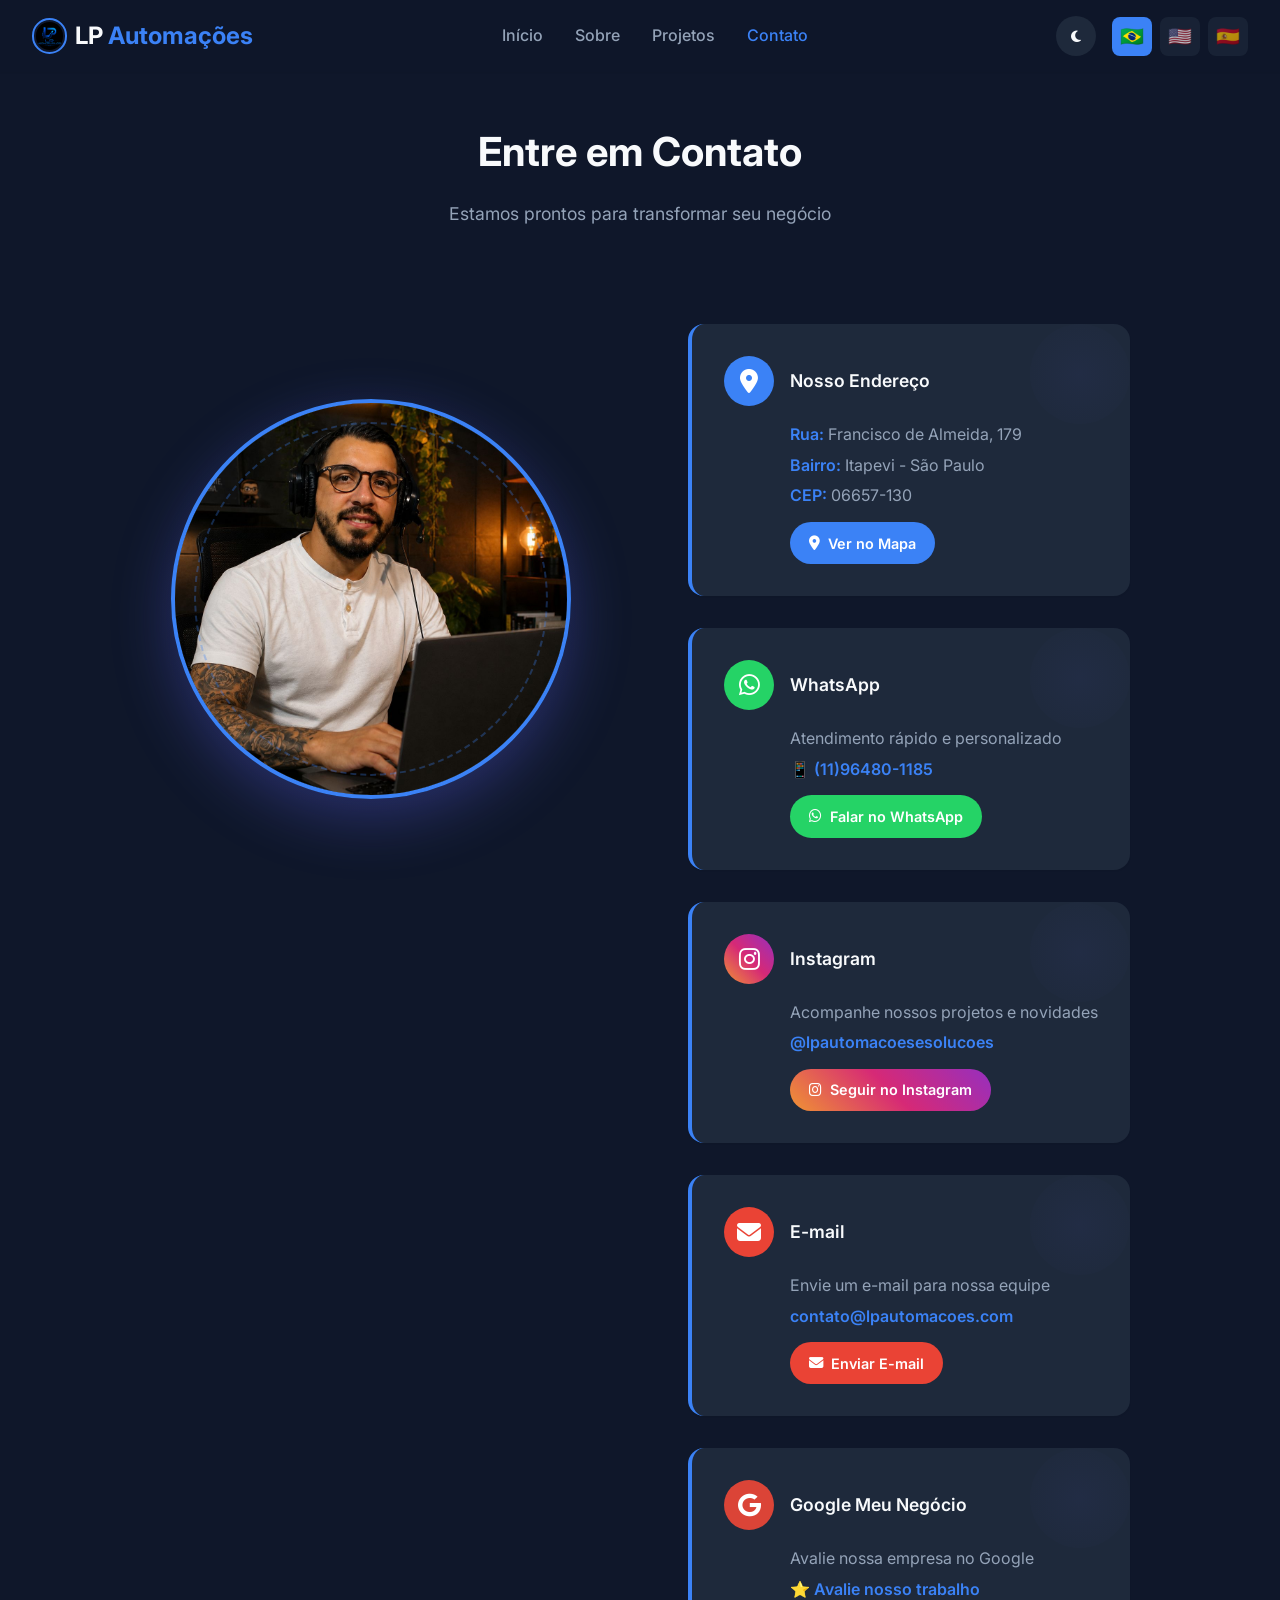
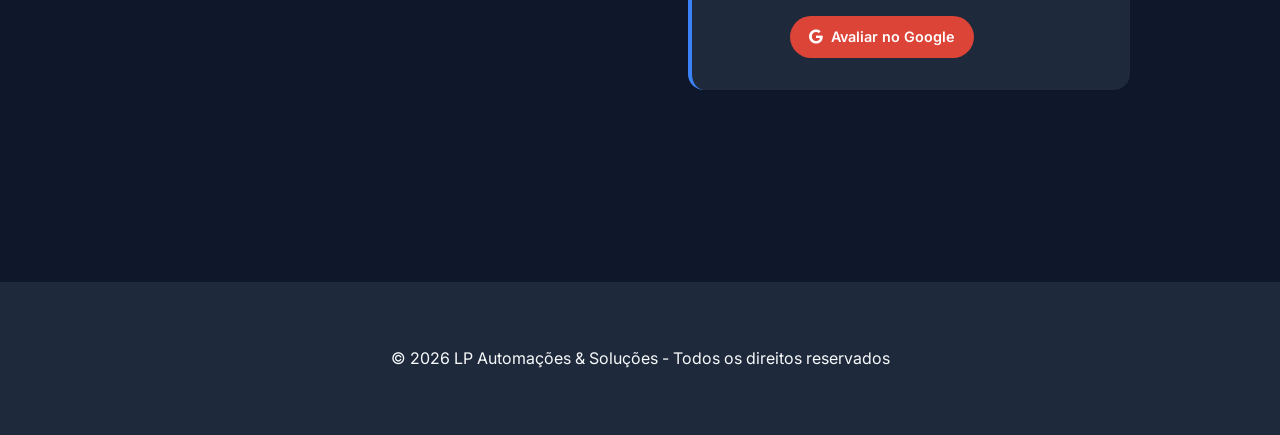
<file: pages/contato.html>
<!DOCTYPE html>
<html lang="pt-BR">
<head>
    <meta charset="UTF-8">
    <meta name="viewport" content="width=device-width, initial-scale=1.0">
    <title>LP Automações - Contato</title>
    
    <!-- CSS -->    
    <link rel="stylesheet" href="../css/contato.css">
    <link rel="stylesheet" href="../css/light-theme.css" id="theme-style">
    
    <!-- Font Awesome -->
    <link rel="stylesheet" href="https://cdnjs.cloudflare.com/ajax/libs/font-awesome/6.5.1/css/all.min.css">
    
    <!-- Google Fonts -->
    <link href="https://fonts.googleapis.com/css2?family=Inter:wght@300;400;500;600;700;800&display=swap" rel="stylesheet">
</head>
<body>
    <!-- Header -->
    <header class="header">
        <div class="container">
            <div class="logo">
                <img src="../assets/logo-lp.png" alt="LP Automações" class="logo-img">
                <span>LP <span class="highlight">Automações</span></span>
            </div>
            <nav class="nav-menu">
                <ul>
                    <li><a href="../index.html" class="nav-link" data-i18n="nav.home">Início</a></li>
                    <li><a href="sobre.html" class="nav-link" data-i18n="nav.sobre">Sobre</a></li>
                    <li><a href="projetos.html" class="nav-link" data-i18n="nav.projetos">Projetos</a></li>
                    <li><a href="contato.html" class="nav-link active" data-i18n="nav.contato">Contato</a></li>
                </ul>
            </nav>
            <div class="nav-controls">
                <button id="theme-toggle" class="control-btn">
                    <i class="fas fa-sun"></i>
                </button>
                <div class="language-selector">
                    <button class="lang-btn" data-lang="pt-BR" title="Português">🇧🇷</button>
                    <button class="lang-btn" data-lang="en-US" title="English">🇺🇸</button>
                    <button class="lang-btn" data-lang="es-ES" title="Español">🇪🇸</button>
                </div>
            </div>
            <div class="mobile-menu-btn">
                <i class="fas fa-bars"></i>
            </div>
        </div>
    </header>

    <!-- Contato Section -->
    <section class="contato">
        <div class="container">
            <div class="section-header">
                <h2 data-i18n="contato.titulo">Entre em <span class="gradient-text">Contato</span></h2>
                <p data-i18n="contato.subtitulo">Estamos prontos para transformar seu negócio</p>
            </div>

            <div class="contato-grid">
                <!-- Lado Esquerdo - Foto -->
                <div class="contato-foto">
                    <div class="foto-container">
                        <img src="../assets/eu-tatto.jpeg" alt="Leonardo Possan - CEO LP Automações">
                        <div class="foto-overlay">
                            <div class="overlay-content">
                                <i class="fas fa-quote-right"></i>
                                <p>"Tecnologia que transforma negócios"</p>
                            </div>
                        </div>
                    </div>
                </div>

                <!-- Lado Direito - Cards de Contato -->
                <div class="contato-cards">
                    <!-- Card 1: Endereço -->
                    <div class="contato-card">
                        <div class="card-header">
                            <div class="card-icon endereco">
                                <i class="fas fa-map-marker-alt"></i>
                            </div>
                            <h3 data-i18n="contato.endereco.titulo">Nosso Endereço</h3>
                        </div>
                        <div class="card-content">
                            <p><span class="destaque">Rua:</span> Francisco de Almeida, 179</p>
                            <p><span class="destaque">Bairro:</span> Itapevi - São Paulo</p>
                            <p><span class="destaque">CEP:</span> 06657-130</p>
                            <a href="https://maps.google.com/?q=Francisco+de+Almeida,179,Itapevi,SP" target="_blank" class="btn-contato mapa">
                                <i class="fas fa-location-dot"></i> Ver no Mapa
                            </a>
                        </div>
                    </div>

                    <!-- Card 2: WhatsApp -->
                    <div class="contato-card">
                        <div class="card-header">
                            <div class="card-icon whatsapp">
                                <i class="fab fa-whatsapp"></i>
                            </div>
                            <h3 data-i18n="contato.whatsapp.titulo">WhatsApp</h3>
                        </div>
                        <div class="card-content">
                            <p>Atendimento rápido e personalizado</p>
                            <p><span class="destaque">📱 (11)96480-1185</span></p>
                            <a href="https://wa.me/5511964801185" target="_blank" class="btn-contato whatsapp">
                                <i class="fab fa-whatsapp"></i> Falar no WhatsApp
                            </a>
                        </div>
                    </div>

                    <!-- Card 3: Instagram -->
                    <div class="contato-card">
                        <div class="card-header">
                            <div class="card-icon instagram">
                                <i class="fab fa-instagram"></i>
                            </div>
                            <h3 data-i18n="contato.instagram.titulo">Instagram</h3>
                        </div>
                        <div class="card-content">
                            <p>Acompanhe nossos projetos e novidades</p>
                            <p><span class="destaque">@lpautomacoesesolucoes</span></p>
                            <a href="https://www.instagram.com/lpautomacoesesolucoes/" target="_blank" class="btn-contato instagram">
                                <i class="fab fa-instagram"></i> Seguir no Instagram
                            </a>
                        </div>
                    </div>

                    <!-- Card 4: Email -->
                    <div class="contato-card">
                        <div class="card-header">
                            <div class="card-icon email">
                                <i class="fas fa-envelope"></i>
                            </div>
                            <h3>E-mail</h3>
                        </div>
                        <div class="card-content">
                            <p>Envie um e-mail para nossa equipe</p>
                            <p><span class="destaque">contato@lpautomacoes.com</span></p>
                            <a href="mailto:contato@lpautomacoes.com" class="btn-contato email">
                                <i class="fas fa-envelope"></i> Enviar E-mail
                            </a>
                        </div>
                    </div>

                    <!-- Card 5: Google Meu Negócio -->
                    <div class="contato-card">
                        <div class="card-header">
                            <div class="card-icon google">
                                <i class="fab fa-google"></i>
                            </div>
                            <h3 data-i18n="contato.google.titulo">Google Meu Negócio</h3>
                        </div>
                        <div class="card-content">
                            <p>Avalie nossa empresa no Google</p>
                            <p><span class="destaque">⭐ Avalie nosso trabalho</span></p>
                            <a href="https://share.google/zbVt1het4mjmB38Cn" target="_blank" class="btn-contato google">
                                <i class="fab fa-google"></i> Avaliar no Google
                            </a>
                        </div>
                    </div>
                </div>
            </div>
        </div>
    </section>

    <!-- Footer -->
    <footer class="footer">
        <div class="container">
            <p>&copy; 2026 LP Automações & Soluções - <span data-i18n="footer.rights">Todos os direitos reservados</span></p>
        </div>
    </footer>

    <!-- Scripts -->    
    <script src="../js/contato.js"></script> 
</body>
</html>
</file>
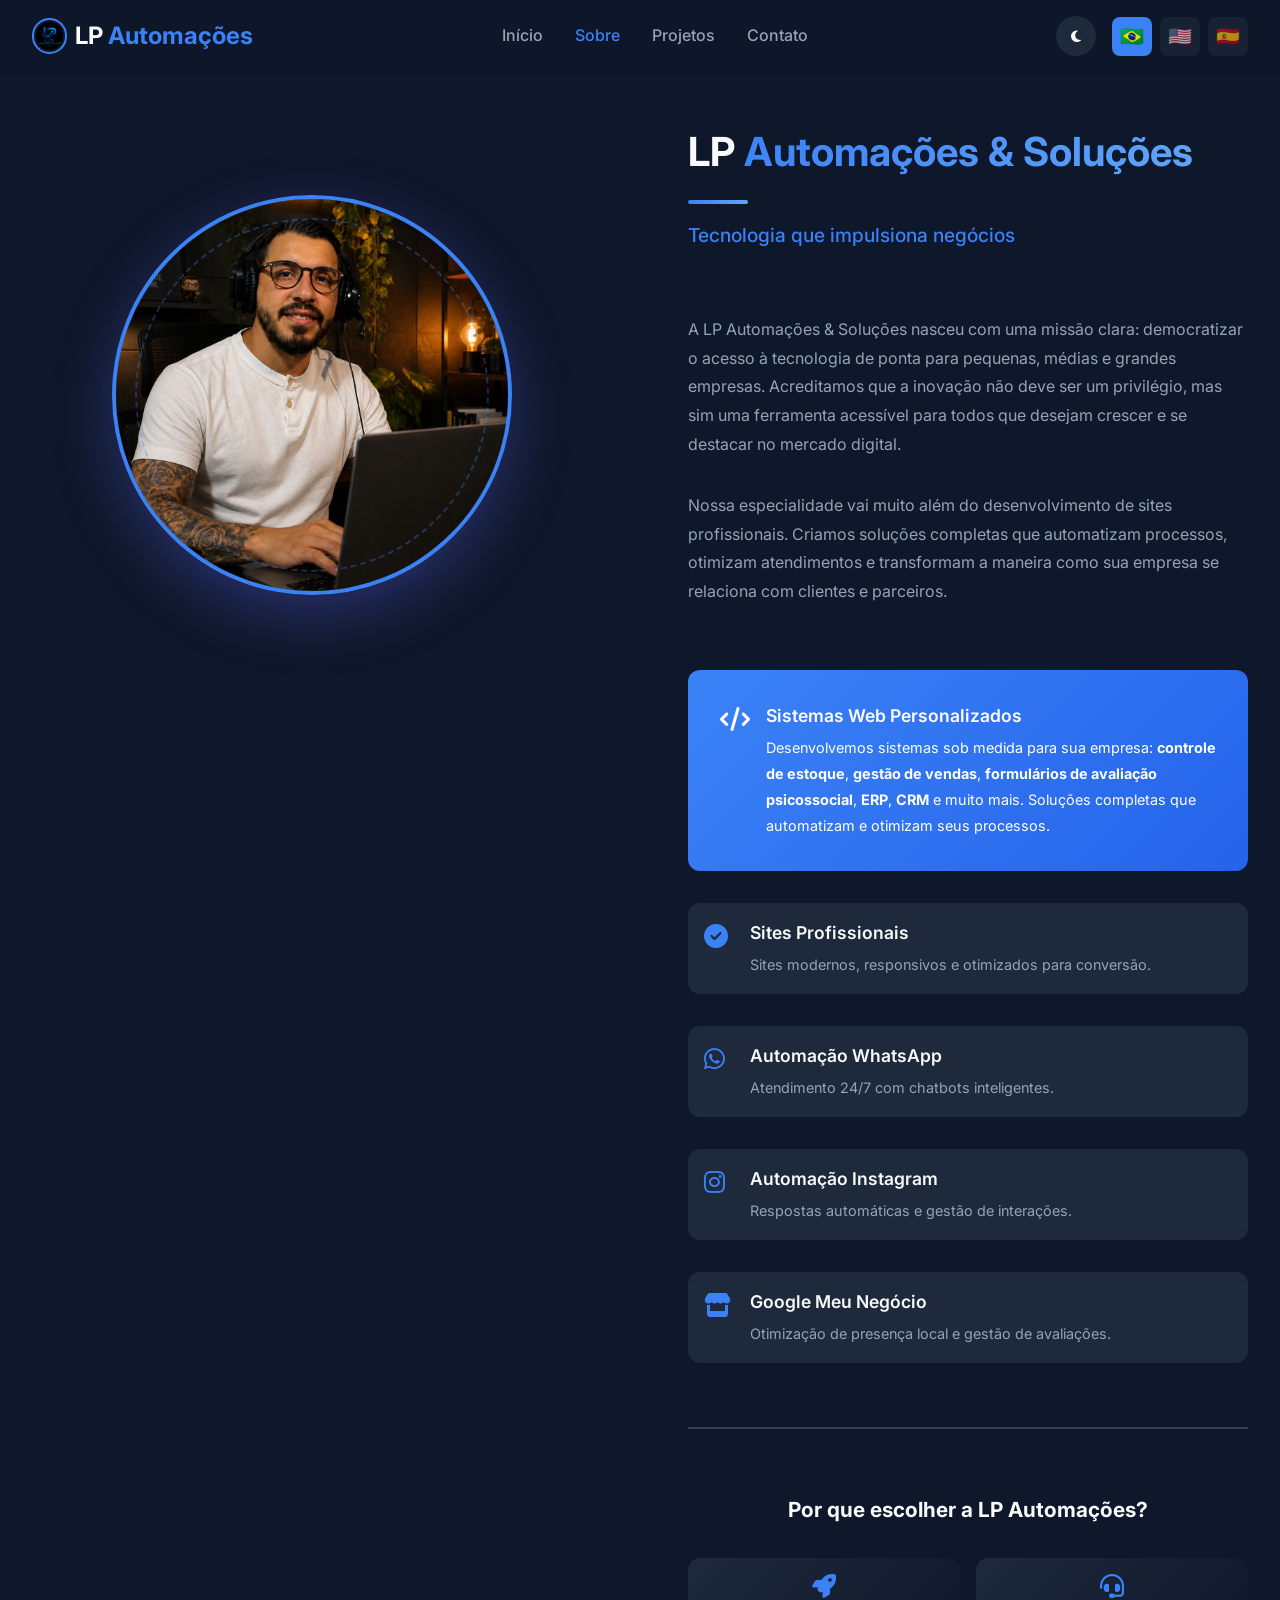
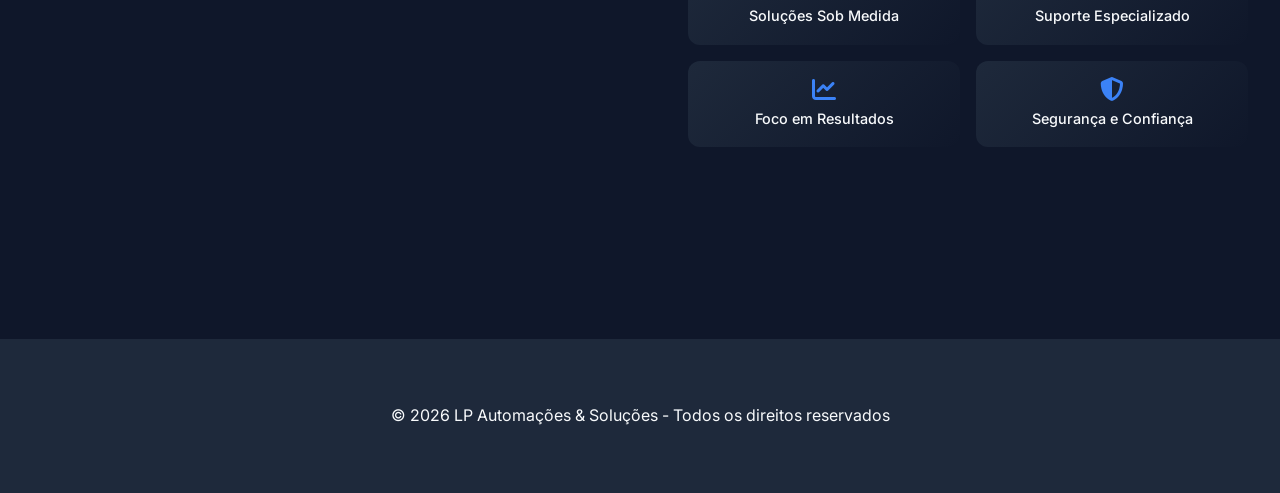
<file: pages/sobre.html>
<!DOCTYPE html>
<html lang="pt-BR">
<head>
    <meta charset="UTF-8">
    <meta name="viewport" content="width=device-width, initial-scale=1.0">
    <title>LP Automações - Sobre Nós</title>
    
    <!-- CSS -->
    <link rel="stylesheet" href="../css/sobre.css">
    <link rel="stylesheet" href="../css/light-theme.css" id="theme-style">
    
    <!-- Font Awesome -->
    <link rel="stylesheet" href="https://cdnjs.cloudflare.com/ajax/libs/font-awesome/6.5.1/css/all.min.css">
    
    <!-- Google Fonts -->
    <link href="https://fonts.googleapis.com/css2?family=Inter:wght@300;400;500;600;700;800&display=swap" rel="stylesheet">
</head>
<body>
    <!-- Header -->
    <header class="header">
        <div class="container">
             <div class="logo">
                <img src="../assets/logo-lp.png" alt="LP Automações" class="logo-img">
                <span>LP <span class="highlight">Automações</span></span>
            </div>
            <nav class="nav-menu">
                <ul>
                    <li><a href="../index.html" class="nav-link" data-i18n="nav.home">Início</a></li>
                    <li><a href="sobre.html" class="nav-link active" data-i18n="nav.sobre">Sobre</a></li>
                    <li><a href="projetos.html" class="nav-link" data-i18n="nav.projetos">Projetos</a></li>
                    <li><a href="contato.html" class="nav-link" data-i18n="nav.contato">Contato</a></li>
                </ul>
            </nav>
            <div class="nav-controls">
                <button id="theme-toggle" class="control-btn">
                    <i class="fas fa-sun"></i>
                </button>
                <div class="language-selector">
                    <button class="lang-btn" data-lang="pt-BR" title="Português">🇧🇷</button>
                    <button class="lang-btn" data-lang="en-US" title="English">🇺🇸</button>
                    <button class="lang-btn" data-lang="es-ES" title="Español">🇪🇸</button>
                </div>
            </div>
            <div class="mobile-menu-btn">
                <i class="fas fa-bars"></i>
            </div>
        </div>
    </header>

    <!-- Sobre Section -->
    <section class="sobre">
        <div class="container">
            <div class="sobre-grid">
                <!-- Lado Esquerdo - Foto -->
                <div class="sobre-imagem">
                    <div class="imagem-container">
                        <img src="../assets/eu-tatto.jpeg" alt="Leonardo Possan - CEO LP Automações">
                        <div class="imagem-overlay">
                            <div class="overlay-content">
                                <i class="fas fa-quote-right"></i>
                                <p data-i18n="sobre.quote">"Tecnologia que transforma negócios"</p>
                            </div>
                        </div>
                    </div>
                </div>

                <!-- Lado Direito - Conteúdo -->
                <div class="sobre-conteudo">
                    <div class="sobre-header">
                        <h2 data-i18n="sobre.titulo">LP <span class="gradient-text">Automações & Soluções</span></h2>
                        <div class="divider"></div>
                        <p class="sobre-subtitulo" data-i18n="sobre.subtitulo">Tecnologia que impulsiona negócios</p>
                    </div>

                    <div class="sobre-texto">
                        <p data-i18n="sobre.texto1">
                            A LP Automações & Soluções nasceu com uma missão clara: democratizar o acesso à tecnologia de ponta para pequenas, médias e grandes empresas. 
                            Acreditamos que a inovação não deve ser um privilégio, mas sim uma ferramenta acessível para todos que desejam crescer e se destacar no mercado digital.
                        </p>

                        <p data-i18n="sobre.texto2">
                            Nossa especialidade vai muito além do desenvolvimento de sites profissionais. Criamos soluções completas que automatizam processos, 
                            otimizam atendimentos e transformam a maneira como sua empresa se relaciona com clientes e parceiros.
                        </p>

                       <div class="sobre-features">
    <!-- SISTEMAS - DESTAQUE OCUPANDO 2 COLUNAS -->
    <div class="feature-item destaque full-width">
        <i class="fas fa-code"></i>
        <div>
            <h4>Sistemas Web Personalizados</h4>
            <p>Desenvolvemos sistemas sob medida para sua empresa: <strong>controle de estoque</strong>, <strong>gestão de vendas</strong>, <strong>formulários de avaliação psicossocial</strong>, <strong>ERP</strong>, <strong>CRM</strong> e muito mais. Soluções completas que automatizam e otimizam seus processos.</p>
        </div>
    </div>

    <!-- OUTROS FEATURES EM GRADE -->
    <div class="features-grid">
        <div class="feature-item">
            <i class="fas fa-check-circle"></i>
            <div>
                <h4>Sites Profissionais</h4>
                <p>Sites modernos, responsivos e otimizados para conversão.</p>
            </div>
        </div>

        <div class="feature-item">
            <i class="fab fa-whatsapp"></i>
            <div>
                <h4>Automação WhatsApp</h4>
                <p>Atendimento 24/7 com chatbots inteligentes.</p>
            </div>
        </div>

        <div class="feature-item">
            <i class="fab fa-instagram"></i>
            <div>
                <h4>Automação Instagram</h4>
                <p>Respostas automáticas e gestão de interações.</p>
            </div>
        </div>

        <div class="feature-item">
            <i class="fas fa-store"></i>
            <div>
                <h4>Google Meu Negócio</h4>
                <p>Otimização de presença local e gestão de avaliações.</p>
            </div>
        </div>
    </div>
</div>

                        <div class="sobre-diferenciais">
                            <h3 data-i18n="sobre.diferenciais.titulo">Por que escolher a LP Automações?</h3>
                            <div class="diferenciais-grid">
                                <div class="diferencial-card">
                                    <i class="fas fa-rocket"></i>
                                    <span data-i18n="sobre.diferencial1">Soluções Sob Medida</span>
                                </div>
                                <div class="diferencial-card">
                                    <i class="fas fa-headset"></i>
                                    <span data-i18n="sobre.diferencial2">Suporte Especializado</span>
                                </div>
                                <div class="diferencial-card">
                                    <i class="fas fa-chart-line"></i>
                                    <span data-i18n="sobre.diferencial3">Foco em Resultados</span>
                                </div>
                                <div class="diferencial-card">
                                    <i class="fas fa-shield-alt"></i>
                                    <span data-i18n="sobre.diferencial4">Segurança e Confiança</span>
                                </div>
                            </div>
                        </div>
                    </div>
                </div>
            </div>
        </div>
    </section>

    <!-- Footer -->
    <footer class="footer">
        <div class="container">
            <p>&copy; 2026 LP Automações & Soluções - <span data-i18n="footer.rights">Todos os direitos reservados</span></p>
        </div>
    </footer>

    <!-- Scripts -->
    <script src="../js/sobre.js"></script> 
</body>
</html>
</file>
<file: css/contato.css>
/* ========================================
   1. VARIÁVEIS E RESET
   ======================================== */
:root {
    --primary: #6366f1;
    --primary-dark: #4f46e5;
    --secondary: #ec4899;
    --spacing-xs: 0.5rem;
    --spacing-sm: 1rem;
    --spacing-md: 2rem;
    --spacing-lg: 4rem;
    --spacing-xl: 6rem;
    --shadow-sm: 0 1px 2px 0 rgb(0 0 0 / 0.05);
    --shadow-md: 0 4px 6px -1px rgb(0 0 0 / 0.1);
    --shadow-lg: 0 10px 15px -3px rgb(0 0 0 / 0.1);
    --shadow-xl: 0 20px 60px rgba(99, 102, 241, 0.3);
    --transition: all 0.3s ease;
    --radius: 16px;
    --radius-full: 50%;
}

* {
    margin: 0;
    padding: 0;
    box-sizing: border-box;
}

body {
    font-family: 'Inter', sans-serif;
    line-height: 1.6;
    overflow-x: hidden;
    transition: var(--transition);
}

.container {
    max-width: 1280px;
    margin: 0 auto;
    padding: 0 var(--spacing-md);
}

/* ========================================
   2. HEADER
   ======================================== */
.header {
    position: fixed;
    top: 0;
    left: 0;
    width: 100%;
    backdrop-filter: blur(10px);
    z-index: 1000;
    transition: var(--transition);
    box-shadow: var(--shadow-sm);
    background: var(--bg-primary);
}

.header .container {
    display: flex;
    justify-content: space-between;
    align-items: center;
    padding: var(--spacing-sm) var(--spacing-md);
}

/* ---------- LOGO ---------- */
.logo {
    display: flex;
    align-items: center;
    gap: 0.5rem;
    font-size: 1.5rem;
    font-weight: 700;
    color: var(--text-primary);
}

.logo-img {
    height: 2.2rem;
    width: 2.2rem;
    display: block;
    object-fit: cover;
    border-radius: var(--radius-full);
    border: 2px solid var(--primary);
    padding: 2px;
    background: var(--bg-primary);
    transition: var(--transition);
}

.logo-img:hover {
    transform: scale(1.05);
    border-color: var(--primary-dark);
    box-shadow: 0 0 20px rgba(59, 130, 246, 0.3);
}

.logo i {
    display: none;
}

.logo .highlight {
    color: var(--primary);
}

/* ---------- NAVEGAÇÃO ---------- */
.nav-menu ul {
    display: flex;
    gap: var(--spacing-md);
    list-style: none;
}

.nav-link {
    text-decoration: none;
    font-weight: 500;
    transition: var(--transition);
    color: var(--text-secondary);
}

.nav-link:hover,
.nav-link.active {
    color: var(--primary);
}

/* ---------- CONTROLES ---------- */
.nav-controls {
    display: flex;
    align-items: center;
    gap: var(--spacing-sm);
}

.control-btn {
    background: var(--bg-secondary);
    border: none;
    width: 40px;
    height: 40px;
    border-radius: var(--radius-full);
    cursor: pointer;
    transition: var(--transition);
    color: var(--text-primary);
}

.control-btn:hover {
    background: var(--primary);
    color: white;
    transform: rotate(15deg);
}

.language-selector {
    display: flex;
    gap: 0.5rem;
}

.lang-btn {
    background: var(--bg-secondary);
    border: none;
    padding: 0.5rem;
    border-radius: 8px;
    cursor: pointer;
    transition: var(--transition);
    font-size: 1.2rem;
    opacity: 0.7;
}

.lang-btn:hover {
    opacity: 1;
    transform: scale(1.05);
}

.lang-btn.active {
    opacity: 1;
    background: var(--primary);
}

/* ---------- MOBILE MENU ---------- */
.mobile-menu-btn {
    display: none;
    font-size: 1.5rem;
    cursor: pointer;
    color: var(--text-primary);
    background: none;
    border: none;
    width: 40px;
    height: 40px;
    border-radius: 8px;
    z-index: 1002;
}

@media (max-width: 768px) {
    .nav-controls {
        display: none;
    }
    
    .mobile-menu-btn {
        display: block;
    }
    
    .nav-menu {
        position: fixed;
        top: 0;
        left: -280px;
        width: 280px;
        height: 100vh;
        background: var(--bg-primary);
        transition: left 0.3s ease;
        z-index: 1001;
        padding: 80px 24px 24px 24px;
        overflow-y: auto;
        box-shadow: 2px 0 10px rgba(0, 0, 0, 0.1);
    }
    
    .nav-menu.active {
        left: 0;
    }
    
    .nav-menu ul {
        flex-direction: column;
        align-items: flex-start;
        gap: 1.5rem;
    }
    
    .nav-link {
        font-size: 1.2rem;
        padding: 8px 0;
        display: block;
    }
    
    body.menu-open::before {
        content: '';
        position: fixed;
        top: 0;
        left: 0;
        right: 0;
        bottom: 0;
        background: rgba(0, 0, 0, 0.5);
        z-index: 1000;
    }
    
    body.menu-open {
        overflow: hidden;
    }
}

/* ========================================
   3. CONTATO SECTION
   ======================================== */
.contato {
    padding: 120px 0 var(--spacing-xl);
    min-height: 100vh;
    display: flex;
    align-items: center;
}

.section-header {
    text-align: center;
    margin-bottom: var(--spacing-xl);
}

.section-header h2 {
    font-size: 2.5rem;
    font-weight: 700;
    margin-bottom: var(--spacing-sm);
}

.gradient-text {
    background: linear-gradient(135deg, var(--primary), var(--secondary));
    -webkit-background-clip: text;
    background-clip: text;
    color: transparent;
}

.section-header p {
    font-size: 1.1rem;
    color: var(--text-secondary);
}

/* ========================================
   4. GRID CONTATO
   ======================================== */
.contato-grid {
    display: grid;
    grid-template-columns: 1fr 1fr;
    gap: var(--spacing-xl);
    align-items: start;
}

/* ========================================
   5. LADO ESQUERDO - FOTO (STICKY + FLUTUANTE)
   ======================================== */
.contato-foto {
    position: sticky;
    top: 100px;
    align-self: flex-start;
    display: flex;
    justify-content: center;
    align-items: center;
    padding: 20px;
    height: fit-content;
    min-height: 550px;
}

/* ---------- Container da Imagem ---------- */
.foto-container {
    position: relative;
    width: 400px;
    height: 400px;
    border-radius: var(--radius-full);
    overflow: hidden;
    box-shadow: var(--shadow-xl);
    transition: var(--transition);
    animation: float 3s ease-in-out infinite;
    border: 4px solid var(--primary);
}

/* Animação de Flutuação */
@keyframes float {
    0%, 100% { transform: translateY(0px); }
    50% { transform: translateY(-20px); }
}

/* ---------- Borda com Gradiente Animado ---------- */
.foto-container::before {
    content: '';
    position: absolute;
    top: -4px;
    left: -4px;
    right: -4px;
    bottom: -4px;
    border-radius: var(--radius-full);
    background: linear-gradient(45deg, var(--primary), var(--secondary), var(--primary));
    background-size: 300% 300%;
    z-index: -1;
    animation: gradientMove 4s ease-in-out infinite;
}

@keyframes gradientMove {
    0%, 100% { background-position: 0% 50%; }
    50% { background-position: 100% 50%; }
}

/* ---------- Imagem ---------- */
.foto-container img {
    width: 100%;
    height: 100%;
    display: block;
    object-fit: cover;
    transition: var(--transition);
}

.foto-container:hover {
    transform: scale(1.05);
    box-shadow: 0 30px 80px rgba(99, 102, 241, 0.5);
}

.foto-container:hover img {
    transform: scale(1.1);
}

/* ---------- Overlay ---------- */
.foto-overlay {
    position: absolute;
    bottom: 0;
    left: 0;
    right: 0;
    height: 50%;
    background: linear-gradient(0deg, rgba(99,102,241,0.9) 0%, rgba(99,102,241,0) 100%);
    display: flex;
    align-items: flex-end;
    justify-content: center;
    padding: var(--spacing-md);
    transform: translateY(100%);
    transition: var(--transition);
}

.foto-container:hover .foto-overlay {
    transform: translateY(0);
}

.overlay-content {
    text-align: center;
    color: white;
    opacity: 0;
    transition: var(--transition);
}

.foto-container:hover .overlay-content {
    opacity: 1;
}

.overlay-content i {
    font-size: 2rem;
    margin-bottom: var(--spacing-xs);
    display: block;
}

.overlay-content p {
    font-size: 1rem;
    font-style: italic;
    font-weight: 500;
}

/* ---------- Elementos Decorativos ---------- */
.contato-foto::before {
    content: '';
    position: absolute;
    width: 480px;
    height: 480px;
    border-radius: var(--radius-full);
    background: radial-gradient(circle, rgba(99,102,241,0.1) 0%, transparent 70%);
    animation: float 3.5s ease-in-out infinite reverse;
    z-index: 0;
}

.contato-foto::after {
    content: '';
    position: absolute;
    width: 350px;
    height: 350px;
    border-radius: var(--radius-full);
    border: 2px dashed var(--primary);
    opacity: 0.3;
    animation: spin 20s linear infinite;
    z-index: 0;
}

@keyframes spin {
    0% { transform: rotate(0deg); }
    100% { transform: rotate(360deg); }
}

/* ========================================
   6. LADO DIREITO - CARDS DE CONTATO
   ======================================== */
.contato-cards {
    position: relative;
    z-index: 1;
    display: flex;
    flex-direction: column;
    gap: var(--spacing-md);
}

/* ---------- Card Individual ---------- */
.contato-card {
    background: var(--bg-secondary);
    border-radius: var(--radius);
    padding: var(--spacing-md);
    transition: var(--transition);
    box-shadow: var(--shadow-sm);
    border-left: 4px solid var(--primary);
    position: relative;
    overflow: hidden;
}

.contato-card::before {
    content: '';
    position: absolute;
    top: 0;
    right: 0;
    width: 100px;
    height: 100px;
    background: radial-gradient(circle, rgba(99,102,241,0.05) 0%, transparent 100%);
    border-radius: var(--radius-full);
}

.contato-card:hover {
    transform: translateX(10px);
    box-shadow: var(--shadow-lg);
}

.contato-card .card-header {
    display: flex;
    align-items: center;
    gap: var(--spacing-sm);
    margin-bottom: var(--spacing-sm);
}

.contato-card .card-icon {
    width: 50px;
    height: 50px;
    border-radius: var(--radius-full);
    display: flex;
    align-items: center;
    justify-content: center;
    font-size: 1.5rem;
    color: white;
    flex-shrink: 0;
}

.contato-card .card-icon.whatsapp {
    background: #25D366;
}

.contato-card .card-icon.instagram {
    background: linear-gradient(45deg, #f09433, #d62976, #962fbf);
}

.contato-card .card-icon.email {
    background: #EA4335;
}

.contato-card .card-icon.endereco {
    background: var(--primary);
}

.contato-card .card-icon.google {
    background: #DB4437;
}

.contato-card h3 {
    font-size: 1.1rem;
    font-weight: 600;
    color: var(--text-primary);
    margin: 0;
}

.contato-card .card-content {
    padding-left: calc(50px + var(--spacing-sm));
}

.contato-card .card-content p {
    color: var(--text-secondary);
    margin-bottom: 5px;
    line-height: 1.6;
}

.contato-card .card-content .destaque {
    color: var(--primary);
    font-weight: 600;
}

/* ---------- Botões dos Cards ---------- */
.btn-contato {
    display: inline-flex;
    align-items: center;
    gap: 0.5rem;
    padding: 0.6rem 1.2rem;
    border-radius: 50px;
    text-decoration: none;
    font-weight: 600;
    font-size: 0.9rem;
    margin-top: var(--spacing-xs);
    transition: var(--transition);
    border: none;
    cursor: pointer;
}

.btn-contato:hover {
    transform: translateX(5px);
}

.btn-contato.whatsapp {
    background: #25D366;
    color: white;
}

.btn-contato.whatsapp:hover {
    background: #128C7E;
}

.btn-contato.instagram {
    background: linear-gradient(45deg, #f09433, #d62976, #962fbf);
    color: white;
}

.btn-contato.instagram:hover {
    filter: brightness(1.05);
}

.btn-contato.google {
    background: #DB4437;
    color: white;
}

.btn-contato.google:hover {
    background: #C53929;
}

.btn-contato.mapa {
    background: var(--primary);
    color: white;
}

.btn-contato.mapa:hover {
    background: var(--primary-dark);
}

.btn-contato.email {
    background: #EA4335;
    color: white;
}

.btn-contato.email:hover {
    background: #C53929;
}

/* ========================================
   7. FOOTER
   ======================================== */
.footer {
    background: var(--bg-secondary);
    padding: var(--spacing-lg) 0;
    text-align: center;
    margin-top: var(--spacing-xl);
}

/* ========================================
   8. RESPONSIVO
   ======================================== */

/* ---------- Tablets ---------- */
@media (max-width: 1024px) {
    .contato {
        padding: 100px 0 var(--spacing-lg);
    }
    
    .contato-grid {
        gap: var(--spacing-lg);
    }
    
    .section-header h2 {
        font-size: 2.2rem;
    }
    
    .foto-container {
        width: 320px;
        height: 320px;
    }
    
    .contato-foto::before {
        width: 380px;
        height: 380px;
    }
    
    .contato-foto::after {
        width: 280px;
        height: 280px;
    }
    
    .contato-foto {
        top: 90px;
        min-height: 450px;
    }
}

/* ---------- Mobile Grande ---------- */
@media (max-width: 768px) {
    .contato {
        padding: 90px 0 var(--spacing-lg);
    }
    
    .contato-grid {
        grid-template-columns: 1fr;
        gap: var(--spacing-lg);
    }
    
    .contato-foto {
        position: relative;
        top: 0;
        min-height: auto;
        padding: 10px;
    }
    
    .foto-container {
        width: 250px;
        height: 250px;
    }
    
    .contato-foto::before {
        width: 300px;
        height: 300px;
    }
    
    .contato-foto::after {
        width: 220px;
        height: 220px;
    }
    
    .section-header h2 {
        font-size: 1.8rem;
    }
    
    .contato-card {
        padding: var(--spacing-sm);
    }
    
    .contato-card .card-content {
        padding-left: 0;
        margin-top: var(--spacing-xs);
    }
    
    .contato-card .card-header {
        flex-direction: column;
        text-align: center;
    }
    
    .btn-contato {
        width: 100%;
        justify-content: center;
    }
}

/* ---------- Mobile Pequeno ---------- */
@media (max-width: 480px) {
    .contato {
        padding: 80px 0 var(--spacing-md);
    }
    
    .section-header h2 {
        font-size: 1.5rem;
    }
    
    .foto-container {
        width: 200px;
        height: 200px;
    }
    
    .contato-foto::before {
        width: 240px;
        height: 240px;
    }
    
    .contato-foto::after {
        width: 180px;
        height: 180px;
    }
    
    .contato-card .card-icon {
        width: 40px;
        height: 40px;
        font-size: 1.2rem;
    }
}
</file>
<file: css/light-theme.css>
:root {
    --bg-primary: #ffffff;
    --bg-secondary: #f8fafc;
    --text-primary: #0f172a;
    --text-secondary: #475569;
    --border-color: #e2e8f0;
    --primary: #6366f1;
    --primary-dark: #4f46e5;
    --secondary: #ec4899;
}

body {
    background: var(--bg-primary);
    color: var(--text-primary);
}

.header {
    background: rgba(255, 255, 255, 0.95);
}
</file>
<file: css/sobre.css>
/* ========================================
   1. VARIÁVEIS E RESET
   ======================================== */
:root {
    --primary: #6366f1;
    --primary-dark: #4f46e5;
    --secondary: #ec4899;
    --spacing-xs: 0.5rem;
    --spacing-sm: 1rem;
    --spacing-md: 2rem;
    --spacing-lg: 4rem;
    --spacing-xl: 6rem;
    --shadow-sm: 0 1px 2px 0 rgb(0 0 0 / 0.05);
    --shadow-md: 0 4px 6px -1px rgb(0 0 0 / 0.1);
    --shadow-lg: 0 10px 15px -3px rgb(0 0 0 / 0.1);
    --shadow-xl: 0 20px 60px rgba(99, 102, 241, 0.3);
    --transition: all 0.3s ease;
    --radius: 12px;
    --radius-full: 50%;
}

* {
    margin: 0;
    padding: 0;
    box-sizing: border-box;
}

body {
    font-family: 'Inter', sans-serif;
    line-height: 1.6;
    overflow-x: hidden;
    transition: var(--transition);
}

.container {
    max-width: 1280px;
    margin: 0 auto;
    padding: 0 var(--spacing-md);
}

/* ========================================
   2. HEADER
   ======================================== */
.header {
    position: fixed;
    top: 0;
    left: 0;
    width: 100%;
    backdrop-filter: blur(10px);
    z-index: 1000;
    transition: var(--transition);
    box-shadow: var(--shadow-sm);
    background: var(--bg-primary);
}

.header .container {
    display: flex;
    justify-content: space-between;
    align-items: center;
    padding: var(--spacing-sm) var(--spacing-md);
}

/* ---------- LOGO ---------- */
.logo {
    display: flex;
    align-items: center;
    gap: 0.5rem;
    font-size: 1.5rem;
    font-weight: 700;
    color: var(--text-primary);
}

.logo-img {
    height: 2.2rem;
    width: 2.2rem;
    display: block;
    object-fit: cover;
    border-radius: var(--radius-full);
    border: 2px solid var(--primary);
    padding: 2px;
    background: var(--bg-primary);
    transition: var(--transition);
}

.logo-img:hover {
    transform: scale(1.05);
    border-color: var(--primary-dark);
    box-shadow: 0 0 20px rgba(59, 130, 246, 0.3);
}

.logo i {
    display: none;
}

.logo .highlight {
    color: var(--primary);
}

/* ---------- NAVEGAÇÃO ---------- */
.nav-menu ul {
    display: flex;
    gap: var(--spacing-md);
    list-style: none;
}

.nav-link {
    text-decoration: none;
    font-weight: 500;
    transition: var(--transition);
    color: var(--text-secondary);
}

.nav-link:hover,
.nav-link.active {
    color: var(--primary);
}

/* ---------- CONTROLES ---------- */
.nav-controls {
    display: flex;
    align-items: center;
    gap: var(--spacing-sm);
}

.control-btn {
    background: var(--bg-secondary);
    border: none;
    width: 40px;
    height: 40px;
    border-radius: var(--radius-full);
    cursor: pointer;
    transition: var(--transition);
    color: var(--text-primary);
}

.control-btn:hover {
    background: var(--primary);
    color: white;
    transform: rotate(15deg);
}

.language-selector {
    display: flex;
    gap: 0.5rem;
}

.lang-btn {
    background: var(--bg-secondary);
    border: none;
    padding: 0.5rem;
    border-radius: 8px;
    cursor: pointer;
    transition: var(--transition);
    font-size: 1.2rem;
    opacity: 0.7;
}

.lang-btn:hover {
    opacity: 1;
    transform: scale(1.05);
}

.lang-btn.active {
    opacity: 1;
    background: var(--primary);
}

/* ---------- MOBILE MENU ---------- */
.mobile-menu-btn {
    display: none;
    font-size: 1.5rem;
    cursor: pointer;
    color: var(--text-primary);
    background: none;
    border: none;
    width: 40px;
    height: 40px;
    border-radius: 8px;
    z-index: 1002;
}

/* ========================================
   3. SOBRE - LAYOUT PRINCIPAL
   ======================================== */
.sobre {
    padding: 120px 0 var(--spacing-xl);
    min-height: 100vh;
}

.sobre-grid {
    display: grid;
    grid-template-columns: 1fr 1fr;
    gap: var(--spacing-xl);
    align-items: start;
}

/* ========================================
   4. SOBRE - IMAGEM (STICKY + FLUTUANTE)
   ======================================== */
.sobre-imagem {
    position: sticky;
    top: 100px;
    align-self: flex-start;
    display: flex;
    justify-content: center;
    align-items: center;
    padding: 20px;
    height: fit-content;
    min-height: 550px;
}

/* ---------- Container da Imagem ---------- */
.imagem-container {
    position: relative;
    width: 400px;  /* AUMENTADO */
    height: 400px; /* AUMENTADO */
    border-radius: var(--radius-full);
    overflow: hidden;
    box-shadow: var(--shadow-xl);
    transition: var(--transition);
    animation: float 3s ease-in-out infinite;
    border: 4px solid var(--primary);
}

/* Animação de Flutuação */
@keyframes float {
    0%, 100% { transform: translateY(0px); }
    50% { transform: translateY(-20px); }
}

/* ---------- Borda com Gradiente Animado ---------- */
.imagem-container::before {
    content: '';
    position: absolute;
    top: -4px;
    left: -4px;
    right: -4px;
    bottom: -4px;
    border-radius: var(--radius-full);
    background: linear-gradient(45deg, var(--primary), var(--secondary), var(--primary));
    background-size: 300% 300%;
    z-index: -1;
    animation: gradientMove 4s ease-in-out infinite;
}

@keyframes gradientMove {
    0%, 100% { background-position: 0% 50%; }
    50% { background-position: 100% 50%; }
}

/* ---------- Imagem ---------- */
.imagem-container img {
    width: 100%;
    height: 100%;
    display: block;
    object-fit: cover;
    transition: var(--transition);
}

.imagem-container:hover {
    transform: scale(1.05);
    box-shadow: 0 30px 80px rgba(99, 102, 241, 0.5);
}

.imagem-container:hover img {
    transform: scale(1.1);
}

/* ---------- Overlay ---------- */
.imagem-overlay {
    position: absolute;
    bottom: 0;
    left: 0;
    right: 0;
    height: 50%;
    background: linear-gradient(0deg, rgba(99,102,241,0.9) 0%, rgba(99,102,241,0) 100%);
    display: flex;
    align-items: flex-end;
    justify-content: center;
    padding: var(--spacing-md);
    transform: translateY(100%);
    transition: var(--transition);
}

.imagem-container:hover .imagem-overlay {
    transform: translateY(0);
}

.overlay-content {
    text-align: center;
    color: white;
    opacity: 0;
    transition: var(--transition);
}

.imagem-container:hover .overlay-content {
    opacity: 1;
}

.overlay-content i {
    font-size: 2rem;
    margin-bottom: var(--spacing-xs);
    display: block;
}

.overlay-content p {
    font-size: 1rem;
    font-style: italic;
    font-weight: 500;
}

/* ---------- Elementos Decorativos ---------- */
.sobre-imagem::before {
    content: '';
    position: absolute;
    width: 480px;
    height: 480px;
    border-radius: var(--radius-full);
    background: radial-gradient(circle, rgba(99,102,241,0.1) 0%, transparent 70%);
    animation: float 3.5s ease-in-out infinite reverse;
    z-index: 0;
}

.sobre-imagem::after {
    content: '';
    position: absolute;
    width: 350px;
    height: 350px;
    border-radius: var(--radius-full);
    border: 2px dashed var(--primary);
    opacity: 0.3;
    animation: spin 20s linear infinite;
    z-index: 0;
}

@keyframes spin {
    0% { transform: rotate(0deg); }
    100% { transform: rotate(360deg); }
}

/* ========================================
   5. SOBRE - CONTEÚDO
   ======================================== */
.sobre-conteudo {
    position: relative;
    z-index: 1;
}

/* ---------- Header ---------- */
.sobre-header {
    margin-bottom: var(--spacing-lg);
}

.sobre-header h2 {
    font-size: 2.5rem;
    font-weight: 700;
    margin-bottom: var(--spacing-sm);
}

.sobre-header .gradient-text {
    background: linear-gradient(135deg, var(--primary), var(--secondary));
    -webkit-background-clip: text;
    background-clip: text;
    color: transparent;
}

.divider {
    width: 60px;
    height: 4px;
    background: linear-gradient(90deg, var(--primary), var(--secondary));
    border-radius: 2px;
    margin: var(--spacing-sm) 0;
}

.sobre-subtitulo {
    font-size: 1.2rem;
    color: var(--primary);
    font-weight: 500;
}

/* ---------- Texto ---------- */
.sobre-texto p {
    margin-bottom: var(--spacing-md);
    line-height: 1.8;
    color: var(--text-secondary);
}

/* ========================================
   6. FEATURES
   ======================================== */
.sobre-features {
    margin: var(--spacing-lg) 0;
}

.feature-item {
    display: flex;
    gap: var(--spacing-sm);
    margin-bottom: var(--spacing-md);
    padding: var(--spacing-sm);
    background: var(--bg-secondary);
    border-radius: var(--radius);
    transition: var(--transition);
}

.feature-item:hover {
    transform: translateX(10px);
    background: var(--bg-primary);
    box-shadow: var(--shadow-md);
}

.feature-item i {
    font-size: 1.5rem;
    color: var(--primary);
    margin-top: 5px;
    min-width: 30px;
}

.feature-item h4 {
    font-size: 1.1rem;
    font-weight: 600;
    margin-bottom: 5px;
    color: var(--text-primary);
}

.feature-item p {
    font-size: 0.9rem;
    margin: 0;
    color: var(--text-secondary);
}

/* ---------- Feature Destaque (Sistemas) ---------- */
.feature-item.destaque {
    background: linear-gradient(135deg, var(--primary) 0%, var(--primary-dark) 100%);
    border: none;
    padding: var(--spacing-md);
}

.feature-item.destaque i,
.feature-item.destaque h4,
.feature-item.destaque p {
    color: white !important;
}

.feature-item.destaque:hover {
    transform: translateX(10px) scale(1.02);
    box-shadow: 0 10px 30px rgba(99, 102, 241, 0.4);
}

.feature-item.destaque strong {
    color: #ffffff;
    font-weight: 700;
}

/* ========================================
   7. DIFERENCIAIS
   ======================================== */
.sobre-diferenciais {
    margin-top: var(--spacing-lg);
    padding-top: var(--spacing-lg);
    border-top: 2px solid var(--border-color);
}

.sobre-diferenciais h3 {
    font-size: 1.3rem;
    margin-bottom: var(--spacing-md);
    text-align: center;
}

.diferenciais-grid {
    display: grid;
    grid-template-columns: repeat(2, 1fr);
    gap: var(--spacing-sm);
}

.diferencial-card {
    background: linear-gradient(135deg, var(--bg-secondary) 0%, var(--bg-primary) 100%);
    padding: var(--spacing-sm);
    border-radius: var(--radius);
    text-align: center;
    transition: var(--transition);
    cursor: pointer;
}

.diferencial-card:hover {
    transform: translateY(-5px);
    box-shadow: var(--shadow-md);
}

.diferencial-card i {
    font-size: 1.5rem;
    color: var(--primary);
    display: block;
    margin-bottom: 5px;
}

.diferencial-card span {
    font-size: 0.9rem;
    font-weight: 500;
}

/* ========================================
   8. FOOTER
   ======================================== */
.footer {
    background: var(--bg-secondary);
    padding: var(--spacing-lg) 0;
    text-align: center;
    margin-top: var(--spacing-xl);
}

/* ========================================
   9. RESPONSIVO
   ======================================== */

/* ---------- Tablets ---------- */
@media (max-width: 1024px) {
    .sobre {
        padding: 100px 0 var(--spacing-lg);
    }
    
    .sobre-grid {
        gap: var(--spacing-lg);
    }
    
    .sobre-header h2 {
        font-size: 2.2rem;
    }
    
    .imagem-container {
        width: 320px;
        height: 320px;
    }
    
    .sobre-imagem::before {
        width: 380px;
        height: 380px;
    }
    
    .sobre-imagem::after {
        width: 280px;
        height: 280px;
    }
    
    .sobre-imagem {
        top: 90px;
        min-height: 450px;
    }
}

/* ---------- Mobile Grande ---------- */
@media (max-width: 768px) {
    .sobre {
        padding: 90px 0 var(--spacing-lg);
    }
    
    .sobre-grid {
        grid-template-columns: 1fr;
        gap: var(--spacing-lg);
    }
    
    .sobre-imagem {
        position: relative;
        top: 0;
        min-height: auto;
        padding: 10px;
    }
    
    .imagem-container {
        width: 250px;
        height: 250px;
    }
    
    .sobre-imagem::before {
        width: 300px;
        height: 300px;
    }
    
    .sobre-imagem::after {
        width: 220px;
        height: 220px;
    }
    
    .sobre-header h2 {
        font-size: 1.8rem;
        text-align: center;
    }
    
    .divider {
        margin: var(--spacing-sm) auto;
    }
    
    .sobre-subtitulo {
        text-align: center;
    }
    
    .feature-item {
        flex-direction: column;
        text-align: center;
        align-items: center;
    }
    
    .feature-item i {
        margin-top: 0;
        margin-bottom: 8px;
    }
    
    .feature-item.destaque {
        text-align: center;
    }
    
    .diferenciais-grid {
        grid-template-columns: repeat(2, 1fr);
        gap: 12px;
    }
}

/* ---------- Mobile Pequeno ---------- */
@media (max-width: 480px) {
    .sobre {
        padding: 80px 0 var(--spacing-md);
    }
    
    .sobre-header h2 {
        font-size: 1.5rem;
    }
    
    .imagem-container {
        width: 200px;
        height: 200px;
    }
    
    .sobre-imagem::before {
        width: 240px;
        height: 240px;
    }
    
    .sobre-imagem::after {
        width: 180px;
        height: 180px;
    }
    
    .diferenciais-grid {
        grid-template-columns: 1fr;
    }
}

/* ---------- Menu Mobile ---------- */
@media (max-width: 768px) {
    .nav-controls {
        display: none;
    }
    
    .mobile-menu-btn {
        display: block;
    }
    
    .nav-menu {
        position: fixed;
        top: 0;
        left: -280px;
        width: 280px;
        height: 100vh;
        background: var(--bg-primary);
        transition: left 0.3s ease;
        z-index: 1001;
        padding: 80px 24px 24px 24px;
        overflow-y: auto;
        box-shadow: 2px 0 10px rgba(0, 0, 0, 0.1);
    }
    
    .nav-menu.active {
        left: 0;
    }
    
    .nav-menu ul {
        flex-direction: column;
        align-items: flex-start;
        gap: 1.5rem;
    }
    
    .nav-link {
        font-size: 1.2rem;
        padding: 8px 0;
        display: block;
    }
    
    body.menu-open::before {
        content: '';
        position: fixed;
        top: 0;
        left: 0;
        right: 0;
        bottom: 0;
        background: rgba(0, 0, 0, 0.5);
        z-index: 1000;
    }
    
    body.menu-open {
        overflow: hidden;
    }
}
</file>
